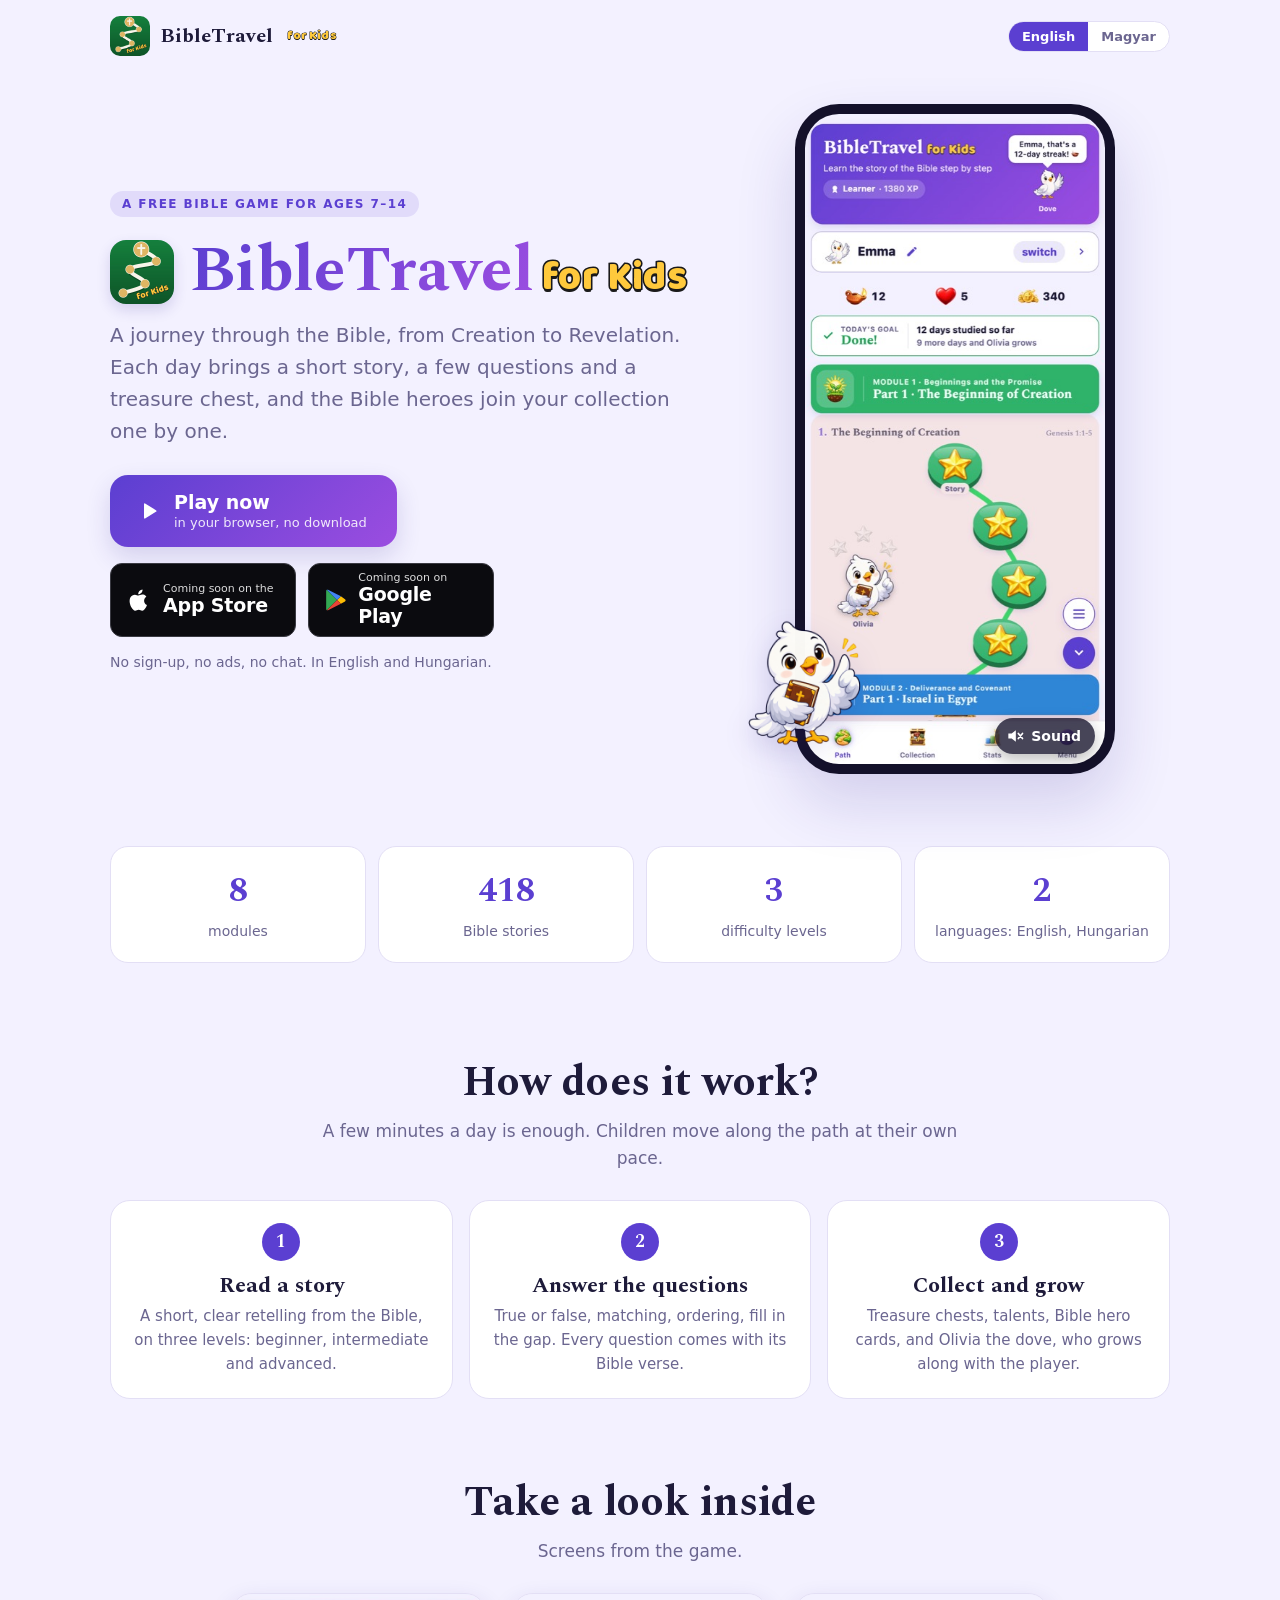
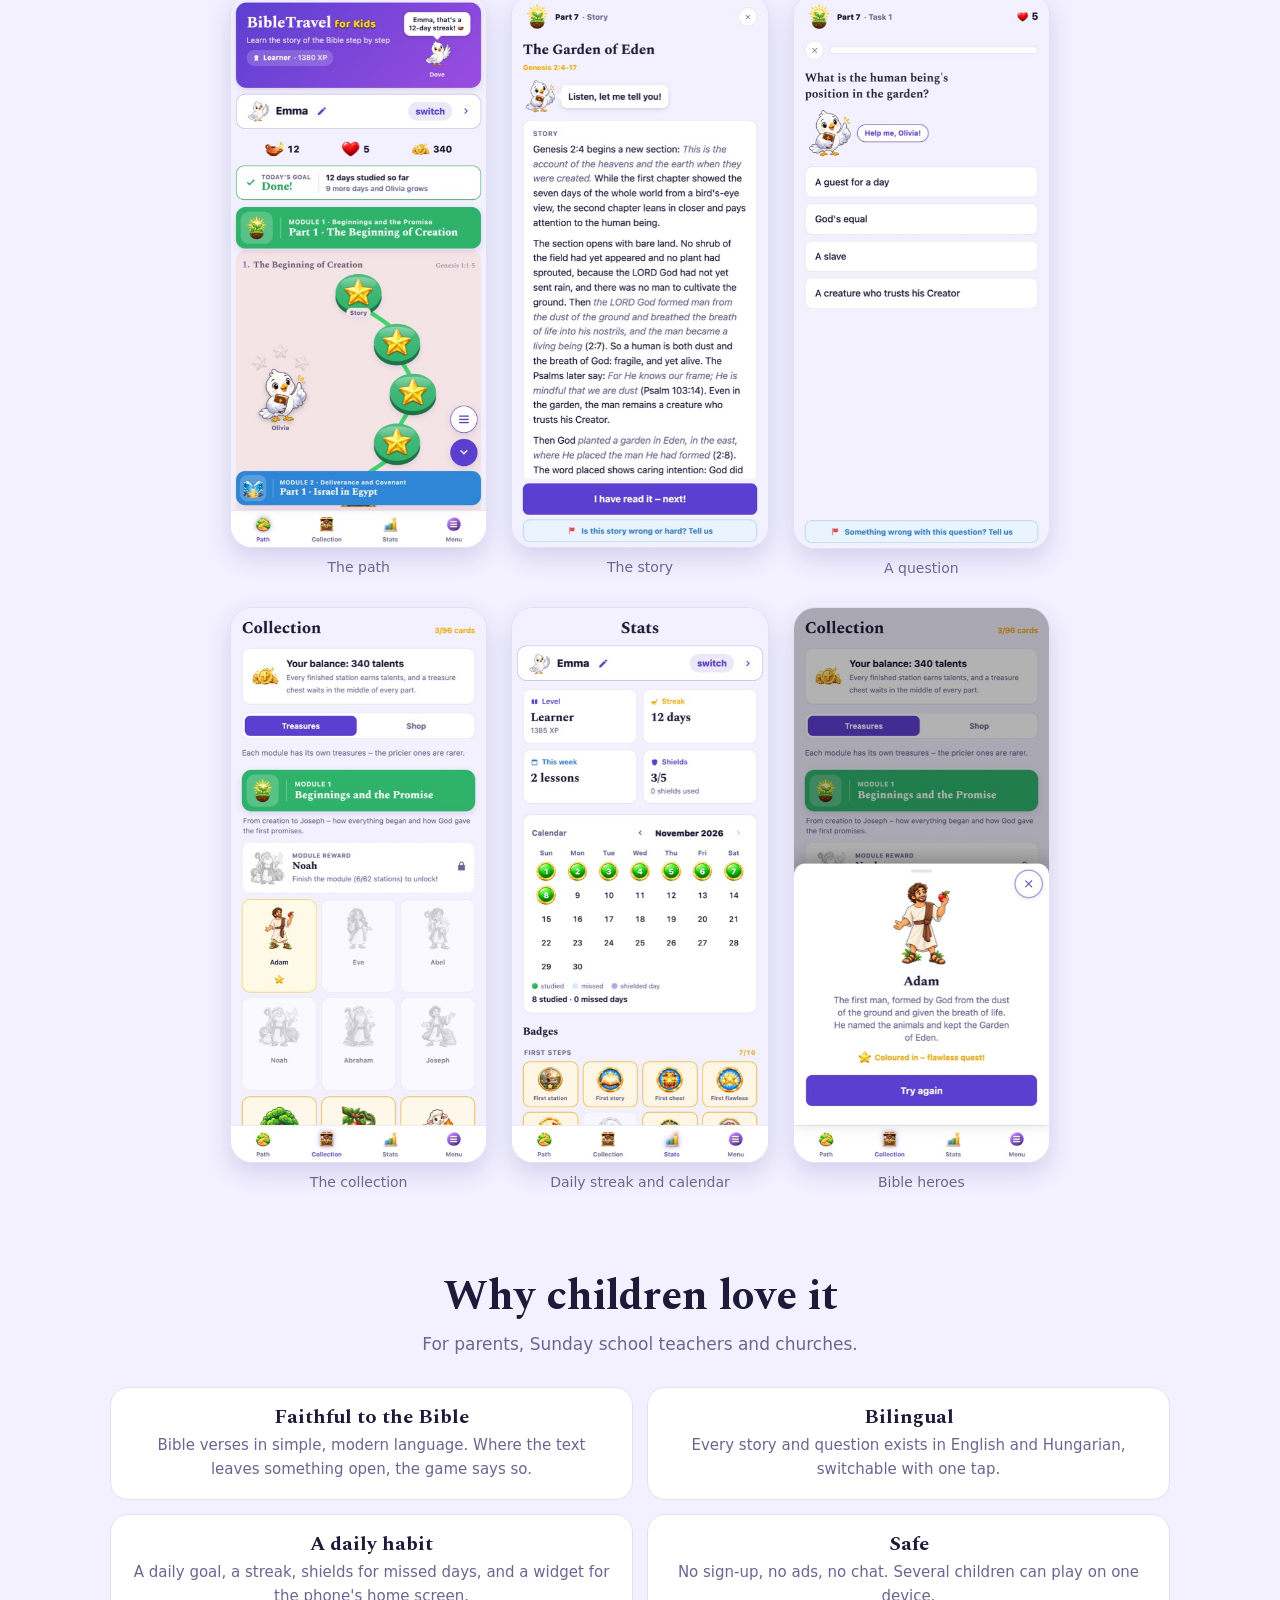
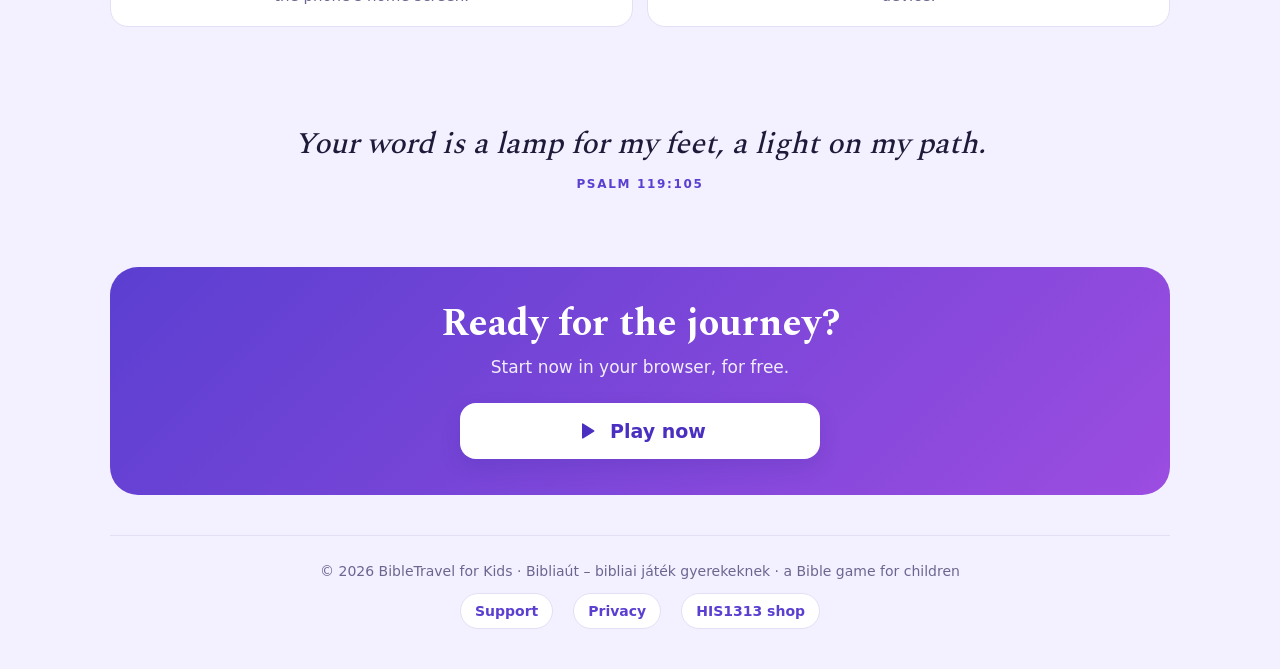
<file: index.html>
<!doctype html>
<html lang="en">
<head>
<meta charset="utf-8">
<script>/* az appon belul (regi buildek tartalek cime) egyenesen a jatek nyiljon */ if(window.ReactNativeWebView) location.replace("https://bibletravel.co.uk/play.html");</script>
<meta name="viewport" content="width=device-width,initial-scale=1,viewport-fit=cover">
<title>BibleTravel for Kids – A free Bible game for children</title>
<meta name="description" content="BibleTravel (in Hungarian: Bibliaút, Biblia Travel) is a free Bible game for children aged 7–14: 418 short Bible stories from Creation to Revelation, with quizzes, treasure chests and Bible heroes to collect. In English and Hungarian. Play in your browser, no sign-up, no ads.">
<link rel="canonical" href="https://bibletravel.co.uk/">
<link rel="alternate" hreflang="en" href="https://bibletravel.co.uk/">
<link rel="alternate" hreflang="hu" href="https://bibletravel.co.uk/hu/">
<link rel="alternate" hreflang="x-default" href="https://bibletravel.co.uk/">
<meta property="og:type" content="website">
<meta property="og:site_name" content="BibleTravel">
<meta property="og:url" content="https://bibletravel.co.uk/">
<meta property="og:title" content="BibleTravel for Kids – A journey through the Bible">
<meta property="og:description" content="A free Bible game for children aged 7–14. Short stories, quizzes, treasure chests and Bible heroes. In English and Hungarian.">
<meta property="og:image" content="https://bibletravel.co.uk/kezdolap/og.png">
<meta property="og:image:width" content="1200">
<meta property="og:image:height" content="630">
<meta property="og:locale" content="en_GB">
<meta property="og:locale:alternate" content="hu_HU">
<meta name="twitter:card" content="summary_large_image">
<meta name="twitter:image" content="https://bibletravel.co.uk/kezdolap/og.png">
<link rel="apple-touch-icon" href="https://bibletravel.co.uk/kezdolap/ikon.png">
<script type="application/ld+json">{"@context":"https://schema.org","@graph":[{"@type":"WebSite","name":"BibleTravel","alternateName":["BibleTravel for Kids","Bibliaút","Biblia Travel","Bible Travel"],"url":"https://bibletravel.co.uk/","inLanguage":["en","hu"]},{"@type":"VideoGame","name":"BibleTravel","alternateName":["Bibliaút","Biblia Travel","Bible Travel"],"url":"https://bibletravel.co.uk/","description":"A free Bible game for children aged 7–14: 418 short Bible stories from Creation to Revelation, with quizzes, treasure chests and Bible heroes to collect. In English and Hungarian.","image":"https://bibletravel.co.uk/kezdolap/og.png","genre":["Educational","Bible","Quiz"],"inLanguage":["en","hu"],"audience":{"@type":"PeopleAudience","suggestedMinAge":7,"suggestedMaxAge":14},"gamePlatform":["Web browser","iOS","Android"],"applicationCategory":"EducationalApplication","operatingSystem":"Any (web browser)","offers":{"@type":"Offer","price":"0","priceCurrency":"GBP"}}]}</script>
<meta name="theme-color" content="#5B3FD1">
<link rel="icon" href="https://bibletravel.co.uk/kezdolap/ikon.png">
<link rel="stylesheet" href="fonts/spectral.css">
<style>
:root{
  --bg:#F3F1FF;--surface:#FFFFFF;--text:#1E1B3A;--muted:#6B6690;--line:#E3DFF5;
  --brand:#5B3FD1;--brand2:#9B4DE0;--green:#2FA45A;--gold:#F2B33D;--ink:#FFFFFF;
  --shadow:rgba(52,36,140,.16);
}
@media (prefers-color-scheme:dark){:root:not([data-theme="light"]){
  --bg:#161327;--surface:#241F3B;--text:#F4F1FF;--muted:#B9B2D8;--line:#3A3360;
  --brand:#A78BFA;--brand2:#E08BF7;--green:#4CC77A;--ink:#161327;--shadow:rgba(0,0,0,.4);color-scheme:dark}}
:root[data-theme="dark"]{
  --bg:#161327;--surface:#241F3B;--text:#F4F1FF;--muted:#B9B2D8;--line:#3A3360;
  --brand:#A78BFA;--brand2:#E08BF7;--green:#4CC77A;--ink:#161327;--shadow:rgba(0,0,0,.4);color-scheme:dark}
*{box-sizing:border-box}
html{scroll-behavior:smooth}
body{margin:0;background:var(--bg);color:var(--text);font:17px/1.6 -apple-system,BlinkMacSystemFont,"Segoe UI",system-ui,sans-serif}
h1,h2,h3{font-family:Spectral,Georgia,serif;line-height:1.15;text-wrap:balance;margin:0}
a{color:var(--brand)}
.wrap{max-width:1100px;margin:0 auto;padding-inline:20px}

/* "for Kids" jel (Zsolt dontese, 2026-11-06): napsarga betuk fekete korvonallal, a nev utan */
@font-face{font-family:"BT Kids";src:url(fonts/baloo2-800-forkids.woff2) format("woff2");font-weight:800;font-display:block}
.fkjel{font:800 .62em/1 "BT Kids","Baloo 2",system-ui,sans-serif;color:#FFC93C;-webkit-text-stroke:.08em #1A1A1A;paint-order:stroke fill;text-shadow:0 .07em 0 #1A1A1A;white-space:nowrap;letter-spacing:.01em;margin-left:.3em;-webkit-text-fill-color:#FFC93C}
/* felso sav */
.top{display:flex;align-items:center;justify-content:space-between;gap:12px;padding-block:16px}
.logo{display:flex;align-items:center;gap:10px;font:700 20px Spectral,Georgia,serif;color:var(--text);text-decoration:none}
.logo img{width:40px;height:40px;border-radius:10px}
.nyelv{display:flex;border:1.5px solid var(--line);border-radius:999px;overflow:hidden;background:var(--surface)}
.nyelv button{font:700 13px system-ui;border:0;background:none;color:var(--muted);padding:7px 13px;cursor:pointer}
.nyelv button.on{background:var(--brand);color:var(--ink)}

/* nyito resz */
.hos{display:grid;grid-template-columns:minmax(0,1.15fr) minmax(0,.85fr);gap:48px;align-items:center;padding-block:32px 64px}
.hosszoveg{display:flex;flex-direction:column;align-items:flex-start}
.hos h1{display:flex;align-items:center;gap:16px;flex-wrap:wrap;justify-content:inherit}
.hos h1 .fkjel{margin-left:-8px;align-self:center;margin-top:.32em;background:none}
.hos h1{flex-wrap:nowrap!important;font-size:clamp(30px,5.6vw,64px)!important}
.hos h1 img{width:clamp(48px,6vw,64px);height:auto;border-radius:16px;box-shadow:0 6px 14px var(--shadow)}
.jatekgomb{display:inline-flex;align-items:center;gap:14px;padding:16px 30px 16px 26px;border-radius:18px;text-decoration:none;color:#fff;font-weight:700;font-size:19px;line-height:1.2;background:linear-gradient(135deg,var(--brand),var(--brand2));box-shadow:0 10px 24px var(--shadow)}
.jatekgomb small{display:block;font-weight:500;font-size:13px;opacity:.88;margin-top:2px}
.jatekgomb:hover{filter:brightness(1.05)}
.boltok{display:flex;flex-wrap:wrap;gap:12px;margin-top:16px}
.bolt{display:inline-flex;align-items:center;gap:10px;background:#0B0B0F;color:#fff;border:1px solid #3a3a42;border-radius:12px;padding:8px 14px;text-decoration:none;width:186px;cursor:default}
.bolt small{display:block;font-size:11px;line-height:1.1;opacity:.85}
.bolt b{display:block;font-size:19px;line-height:1.15;font-weight:600;letter-spacing:-.01em}
.cimke{display:inline-block;font:700 12px system-ui;letter-spacing:.12em;text-transform:uppercase;color:var(--brand);background:color-mix(in srgb,var(--brand) 12%,transparent);padding:6px 12px;border-radius:999px}
.hos h1{font-size:clamp(40px,6.4vw,72px);margin:18px 0 10px}
.hos h1 span{background:linear-gradient(120deg,var(--brand),var(--brand2));-webkit-background-clip:text;background-clip:text;color:transparent}
.lead{font-size:clamp(17px,2vw,20px);color:var(--muted);max-width:34em;margin:0 0 28px}
.gombok{display:flex;flex-direction:column;align-items:stretch;gap:12px;width:min(360px,100%)}
.gomb{position:relative;display:flex;justify-content:center;align-items:center;gap:12px;text-align:center;padding-inline:64px!important;border-radius:16px;padding:14px 22px;text-decoration:none;font-weight:700;line-height:1.2}
.gomb small{display:block;font-weight:500;font-size:12px;opacity:.85}
.gomb.fo{padding-block:18px;font-size:19px;background:linear-gradient(135deg,var(--brand),var(--brand2));color:#fff;box-shadow:0 8px 20px var(--shadow)}
.gomb.mas{background:var(--surface);color:var(--text);border:1.5px solid var(--line)}
.gombok .gomb svg{position:absolute;left:28px;top:50%;transform:translateY(-50%)}
.zaro .gombok .gomb svg{position:static;transform:none}
.zaro .gomb.fo{padding-inline:28px!important}
.zaro .gombok{margin:0 auto}
.zaro .gomb.fo{padding-block:16px}
.gomb.mas[aria-disabled="true"]{cursor:default}
.apro{font-size:14px;color:var(--muted);margin-top:14px}
.telefon{justify-self:center;position:relative;width:min(320px,80vw)}
.telefon .keret{background:#14112A;border-radius:44px;padding:10px;box-shadow:0 30px 60px var(--shadow)}
.telefon img.kep{display:block;width:100%;border-radius:34px}
.telefon .keret{position:relative}
.telefon video.kep{display:block;width:100%;height:auto;aspect-ratio:886/1920;object-fit:cover;border-radius:34px;background:#14112A}
.telefon .hang{position:absolute;right:20px;bottom:20px;display:flex;align-items:center;gap:6px;padding:8px 14px 8px 10px;border:0;border-radius:999px;background:rgba(20,17,42,.78);color:#fff;font-family:inherit;font-weight:700;font-size:14px;line-height:1;cursor:pointer;box-shadow:0 6px 16px rgba(0,0,0,.25)}
.telefon .hang svg{width:20px;height:20px;fill:currentColor}
.telefon .hang .be{display:none}
.telefon .hang[aria-pressed="true"] .be{display:block}
.telefon .hang[aria-pressed="true"] .ki{display:none}
.telefon .hang:focus-visible{outline:3px solid #F2C14E;outline-offset:2px}
.telefon .galamb{position:absolute;width:40%;left:-18%;bottom:4%;filter:drop-shadow(0 10px 14px var(--shadow))}

/* szamok */
.szamok{display:grid;grid-template-columns:repeat(4,minmax(0,1fr));gap:12px;padding-block:8px 56px}
.szam{background:var(--surface);border:1px solid var(--line);border-radius:18px;padding:18px;text-align:center}
.szam b{display:block;font:700 34px Spectral,Georgia,serif;color:var(--brand);font-variant-numeric:tabular-nums}
.szam span{font-size:14px;color:var(--muted)}

/* szakaszok */
section{padding-block:40px}
section>h2{font-size:clamp(30px,4vw,42px);margin-bottom:10px;text-align:center}
section>p.al{color:var(--muted);max-width:40em;margin:0 auto 28px;text-align:center}
.lepesek{display:grid;grid-template-columns:repeat(3,minmax(0,1fr));gap:16px;counter-reset:l}
.lepes{background:var(--surface);border:1px solid var(--line);border-radius:20px;padding:22px;text-align:center}
.lepes::before{counter-increment:l;content:counter(l);display:grid;place-items:center;width:38px;height:38px;border-radius:50%;background:var(--brand);color:var(--ink);font:700 18px Spectral,Georgia,serif;margin:0 auto 12px}
.lepes h3{font-size:22px;margin-bottom:6px}
.lepes p{margin:0;color:var(--muted);font-size:15px}

.kepek{display:grid;grid-template-columns:repeat(3,minmax(0,1fr));gap:28px 24px;max-width:820px;margin:0 auto}
.kepek figure{margin:0}
.kepek img{display:block;width:100%;border-radius:22px;border:1px solid var(--line);box-shadow:0 10px 24px var(--shadow)}
.kepek figcaption{font-size:14px;color:var(--muted);text-align:center;margin-top:8px}

.miert{display:grid;grid-template-columns:repeat(2,minmax(0,1fr));gap:14px}
.miert div{background:var(--surface);border:1px solid var(--line);border-radius:18px;padding:18px 20px;text-align:center}
.miert h3{font-size:20px;margin-bottom:4px}
.miert p{margin:0;color:var(--muted);font-size:15px}

.ige{text-align:center;padding-block:56px}
.ige blockquote{font:italic 500 clamp(22px,3vw,30px)/1.4 Spectral,Georgia,serif;margin:0 auto;max-width:28em}
.ige cite{display:block;font:700 12px system-ui;letter-spacing:.14em;text-transform:uppercase;color:var(--brand);margin-top:12px;font-style:normal}

.zaro{background:linear-gradient(135deg,var(--brand),var(--brand2));color:#fff;border-radius:28px;padding:36px 28px;text-align:center;margin-block:20px 40px}
.zaro h2{font-size:clamp(28px,4vw,38px);margin-bottom:8px}
.zaro p{margin:0 0 22px;opacity:.9}
.zaro .gomb.fo{background:#fff;color:#4A2FC0}
footer{border-top:1px solid var(--line);padding-block:24px 40px;font-size:14px;color:var(--muted);display:flex;flex-direction:column;align-items:center;gap:10px;text-align:center}
footer nav{justify-content:center}
footer nav a{text-decoration:none;font-weight:600;color:var(--brand);padding:6px 14px;border:1px solid var(--line);border-radius:999px;background:var(--surface)}
footer nav a:hover{border-color:var(--brand)}
footer nav{display:flex;flex-wrap:wrap;gap:8px 20px}

[data-l="hu"] .en,[data-l="en"] .hu{display:none!important}

@media (max-width:820px){
  .hos h1{gap:10px!important}
  .hos{grid-template-columns:1fr;gap:36px;text-align:center}
  .hosszoveg{align-items:center}.lead{margin-inline:auto}.boltok{justify-content:center}
  .telefon .galamb{left:-14%}
  .telefon .galamb{left:-14%}
  .szamok{grid-template-columns:repeat(2,minmax(0,1fr))}
  .lepesek,.miert{grid-template-columns:1fr}
  .kepek{grid-template-columns:repeat(2,minmax(0,1fr));gap:20px 14px}
}
@media (max-width:520px){.top .logo .fkjel{display:none}}
</style>
<script>/* Latogatasszamlalo (GoatCounter: suti es szemelyes adat nelkul). Csak a weboldalon fut, az appban SOHA (Kids kategoria). */
(function(){ if(location.hostname!=='bibletravel.co.uk'||window.ReactNativeWebView) return; var g=document.createElement('script'); g.async=true; g.src='https://gc.zgo.at/count.js'; g.setAttribute('data-goatcounter','https://bibletravel.goatcounter.com/count'); document.head.appendChild(g); })();
</script>
</head>
<body data-l="en">
<div class="wrap">

<header class="top">
  <a class="logo" href="#"><img src="kezdolap/ikon.png" alt="">BibleTravel<span class="fkjel">for Kids</span></a>
  <div class="nyelv" role="group" aria-label="Language">
    <button type="button" data-nyelv="en">English</button>
    <button type="button" data-nyelv="hu">Magyar</button>
  </div>
</header>

<main>
<div class="hos">
  <div class="hosszoveg">
    <span class="cimke"><span class="hu">Ingyenes bibliai játék 7–14 éveseknek</span><span class="en">A free Bible game for ages 7–14</span></span>
    <h1><img src="kezdolap/ikon.png" alt=""><span>BibleTravel</span><span class="fkjel">for Kids</span></h1>
    <p class="lead hu">Utazás a Bibliában, a teremtéstől a Jelenésekig. Minden nap egy rövid történet, néhány kérdés és egy kincsesláda, és a bibliai hősök sorban a gyűjteményedbe kerülnek.</p>
    <p class="lead en">A journey through the Bible, from Creation to Revelation. Each day brings a short story, a few questions and a treasure chest, and the Bible heroes join your collection one by one.</p>
    <a class="jatekgomb" data-jatek href="play.html?v=202611161721&lang=en">
      <svg width="24" height="24" viewBox="0 0 24 24" fill="currentColor" aria-hidden="true"><path d="M8 5.5v13a1 1 0 0 0 1.5.86l10.4-6.5a1 1 0 0 0 0-1.72L9.5 4.64A1 1 0 0 0 8 5.5z"/></svg>
      <span><span class="hu">Játssz most<small>a böngészőben, letöltés nélkül</small></span><span class="en">Play now<small>in your browser, no download</small></span></span>
    </a>
    <div class="boltok">
      <a class="bolt" aria-disabled="true">
        <svg width="28" height="28" viewBox="0 0 24 24" fill="currentColor" aria-hidden="true"><path d="M16.37 12.62c-.02-2.3 1.88-3.4 1.97-3.46-1.07-1.57-2.74-1.78-3.33-1.8-1.42-.14-2.77.83-3.49.83-.72 0-1.83-.81-3.01-.79-1.55.02-2.98.9-3.78 2.29-1.61 2.8-.41 6.94 1.16 9.21.77 1.11 1.68 2.36 2.88 2.31 1.16-.05 1.59-.75 2.99-.75 1.4 0 1.79.75 3.01.72 1.24-.02 2.03-1.13 2.79-2.25.88-1.29 1.24-2.53 1.26-2.6-.03-.01-2.42-.93-2.45-3.71zM14.08 5.86c.64-.77 1.07-1.85.95-2.92-.92.04-2.03.61-2.69 1.38-.59.68-1.11 1.77-.97 2.82 1.03.08 2.07-.52 2.71-1.28z"/></svg>
        <span><small class="hu">Hamarosan az</small><small class="en">Coming soon on the</small><b>App Store</b></span>
      </a>
      <a class="bolt" aria-disabled="true">
        <svg width="26" height="26" viewBox="0 0 24 24" aria-hidden="true"><path fill="#34A853" d="M3.6 2.3 13.4 12 3.6 21.7c-.4-.2-.6-.6-.6-1.1V3.4c0-.5.2-.9.6-1.1z"/><path fill="#FBBC04" d="m17 8.4-3.6 3.6L17 15.6l3.9-2.2c.8-.5.8-1.6 0-2.1z"/><path fill="#4285F4" d="M3.6 2.3c.3-.2.8-.2 1.2 0L17 8.4 13.4 12z"/><path fill="#EA4335" d="M13.4 12 17 15.6 4.8 21.7c-.4.2-.9.2-1.2 0z"/></svg>
        <span><small class="hu">Hamarosan a</small><small class="en">Coming soon on</small><b>Google Play</b></span>
      </a>
    </div>
    <p class="apro"><span class="hu">Nincs regisztráció, nincs reklám, nincs csevegés. Magyarul és angolul.</span><span class="en">No sign-up, no ads, no chat. In English and Hungarian.</span></p>
  </div>
  <div class="telefon">
    <div class="keret"><video class="kep" data-video muted playsinline autoplay loop preload="auto" aria-label="BibleTravel for Kids"></video><button type="button" class="hang" data-hang aria-pressed="false"><svg class="ki" viewBox="0 0 24 24" aria-hidden="true"><path d="M4 9h4l5-4v14l-5-4H4z"/><path d="m16 9 5 6m0-6-5 6" stroke="currentColor" stroke-width="2" fill="none" stroke-linecap="round"/></svg><svg class="be" viewBox="0 0 24 24" aria-hidden="true"><path d="M4 9h4l5-4v14l-5-4H4z"/><path d="M16 8.5a5 5 0 0 1 0 7M18.5 6a8.5 8.5 0 0 1 0 12" stroke="currentColor" stroke-width="2" fill="none" stroke-linecap="round"/></svg><span class="hu">Hang</span><span class="en">Sound</span></button></div>
    <img class="galamb" src="kezdolap/olivia.png" alt="">
  </div>
</div>

<div class="szamok">
  <div class="szam"><b>8</b><span class="hu">modul</span><span class="en">modules</span></div>
  <div class="szam"><b>418</b><span class="hu">bibliai történet</span><span class="en">Bible stories</span></div>
  <div class="szam"><b>3</b><span class="hu">nehézségi szint</span><span class="en">difficulty levels</span></div>
  <div class="szam"><b>2</b><span class="hu">nyelv: magyar, angol</span><span class="en">languages: English, Hungarian</span></div>
</div>

<section>
  <h2 class="hu">Hogyan működik?</h2><h2 class="en">How does it work?</h2>
  <p class="al hu">Napi néhány perc elég. A gyerek a saját tempójában halad végig az ösvényen.</p>
  <p class="al en">A few minutes a day is enough. Children move along the path at their own pace.</p>
  <div class="lepesek">
    <div class="lepes"><h3 class="hu">Elolvas egy történetet</h3><h3 class="en">Read a story</h3>
      <p class="hu">Rövid, érthető elbeszélés a Bibliából, három szinten: kezdő, középhaladó és haladó.</p>
      <p class="en">A short, clear retelling from the Bible, on three levels: beginner, intermediate and advanced.</p></div>
    <div class="lepes"><h3 class="hu">Válaszol a kérdésekre</h3><h3 class="en">Answer the questions</h3>
      <p class="hu">Igaz vagy hamis, párosítás, sorrend, kiegészítés. Minden kérdés mellett ott az igevers.</p>
      <p class="en">True or false, matching, ordering, fill in the gap. Every question comes with its Bible verse.</p></div>
    <div class="lepes"><h3 class="hu">Gyűjt és fejlődik</h3><h3 class="en">Collect and grow</h3>
      <p class="hu">Kincsesládák, talentumok, bibliai hősök kártyái, és Olívia, a galamb, aki együtt fejlődik a játékossal.</p>
      <p class="en">Treasure chests, talents, Bible hero cards, and Olivia the dove, who grows along with the player.</p></div>
  </div>
</section>

<section>
  <h2 class="hu">Így néz ki</h2><h2 class="en">Take a look inside</h2>
  <p class="al hu">Képek a játékból.</p>
  <p class="al en">Screens from the game.</p>
  <div class="kepek">
    <figure><img data-kep="1-osveny" alt="" loading="lazy"><figcaption><span class="hu">Az ösvény</span><span class="en">The path</span></figcaption></figure>
    <figure><img data-kep="2-tortenet" alt="" loading="lazy"><figcaption><span class="hu">A történet</span><span class="en">The story</span></figcaption></figure>
    <figure><img data-kep="3-kerdes" alt="" loading="lazy"><figcaption><span class="hu">Egy kérdés</span><span class="en">A question</span></figcaption></figure>
    <figure><img data-kep="4-gyujtemeny" alt="" loading="lazy"><figcaption><span class="hu">A gyűjtemény</span><span class="en">The collection</span></figcaption></figure>
    <figure><img data-kep="5-statisztika" alt="" loading="lazy"><figcaption><span class="hu">Napi széria és naptár</span><span class="en">Daily streak and calendar</span></figcaption></figure>
    <figure><img data-kep="6-hos" alt="" loading="lazy"><figcaption><span class="hu">Bibliai hősök</span><span class="en">Bible heroes</span></figcaption></figure>
  </div>
</section>

<section>
  <h2 class="hu">Miért jó a gyerekeknek?</h2><h2 class="en">Why children love it</h2>
  <p class="al hu">Szülőknek, hittanoktatóknak, gyülekezeteknek.</p>
  <p class="al en">For parents, Sunday school teachers and churches.</p>
  <div class="miert">
    <div><h3 class="hu">Hű a Bibliához</h3><h3 class="en">Faithful to the Bible</h3>
      <p class="hu">Mai, egyszerű nyelvű igeversek. Ahol a szöveg valamit nyitva hagy, azt a játék is kimondja.</p>
      <p class="en">Bible verses in simple, modern language. Where the text leaves something open, the game says so.</p></div>
    <div><h3 class="hu">Kétnyelvű</h3><h3 class="en">Bilingual</h3>
      <p class="hu">Minden történet és kérdés magyarul és angolul is megvan, egy gombnyomással váltható.</p>
      <p class="en">Every story and question exists in English and Hungarian, switchable with one tap.</p></div>
    <div><h3 class="hu">Napi szokás</h3><h3 class="en">A daily habit</h3>
      <p class="hu">Napi cél, széria, pajzs a kihagyott napokra, és widget a telefon kezdőképernyőjére.</p>
      <p class="en">A daily goal, a streak, shields for missed days, and a widget for the phone's home screen.</p></div>
    <div><h3 class="hu">Biztonságos</h3><h3 class="en">Safe</h3>
      <p class="hu">Nincs regisztráció, nincs reklám, nincs csevegés. Több gyerek is játszhat egy készüléken.</p>
      <p class="en">No sign-up, no ads, no chat. Several children can play on one device.</p></div>
  </div>
</section>

<div class="ige">
  <blockquote class="hu">Lábam előtt mécses a te igéd, ösvényemen világosság.</blockquote>
  <blockquote class="en">Your word is a lamp for my feet, a light on my path.</blockquote>
  <cite class="hu">Zsoltárok 119:105</cite><cite class="en">Psalm 119:105</cite>
</div>

<div class="zaro">
  <h2 class="hu">Indulhat az utazás?</h2><h2 class="en">Ready for the journey?</h2>
  <p class="hu">Kezdd el most a böngészőben, ingyen.</p>
  <p class="en">Start now in your browser, for free.</p>
  <div class="gombok">
    <a class="gomb fo" data-jatek href="play.html?v=202611161721&lang=en"><svg width="24" height="24" viewBox="0 0 24 24" fill="currentColor" aria-hidden="true"><path d="M8 5.5v13a1 1 0 0 0 1.5.86l10.4-6.5a1 1 0 0 0 0-1.72L9.5 4.64A1 1 0 0 0 8 5.5z"/></svg><span><span class="hu">Játssz most</span><span class="en">Play now</span></span></a>
  </div>
</div>
</main>

<footer>
  <span>© 2026 BibleTravel for Kids · Bibliaút – bibliai játék gyerekeknek · a Bible game for children</span>
  <nav>
    <a href="https://bibletravel.co.uk/tamogatas.html"><span class="hu">Támogatás</span><span class="en">Support</span></a>
    <a href="https://bibletravel.co.uk/adatvedelem.html"><span class="hu">Adatvédelem</span><span class="en">Privacy</span></a>
    <a href="https://his1313.com"><span class="hu">HIS1313 webshop</span><span class="en">HIS1313 shop</span></a>
  </nav>
</footer>
</div>

<script>
(function(){
  var gombok=document.querySelectorAll('[data-nyelv]');
  function allit(l){
    document.body.setAttribute('data-l',l);
    document.documentElement.lang=l;
    document.title=l==='hu'?'BibleTravel for Kids – Utazás a Bibliában':'BibleTravel for Kids – A journey through the Bible';
    gombok.forEach(function(b){b.classList.toggle('on',b.getAttribute('data-nyelv')===l);});
    document.querySelectorAll('img[data-kep]').forEach(function(i){i.src='kezdolap/'+l+'-'+i.getAttribute('data-kep')+'.jpg';});
    document.querySelectorAll('a[data-jatek]').forEach(function(a){a.href='play.html?v=202611161721&lang='+l;});
    video(document,l);
  }
  // A bemutato video a telefonkeretben: hang nelkul indul (a bongeszok csak igy engedik), a gombbal szol a zene.
  // A kepek helyet az Olivia-kep cimebol vesszuk, igy a /hu/ lapon es a webshopban is jo.
  function video(d,l){
    var g=d.querySelector('img.galamb'), pre=g?g.getAttribute('src').replace(/olivia\.png$/,''):'kezdolap/';
    d.querySelectorAll('video[data-video]').forEach(function(v){
      if(v.getAttribute('data-l')===l) return; v.setAttribute('data-l',l);
      v.poster=pre+l+'-1-osveny.jpg'; v.src=pre+l+'-video.mp4'; v.load();
      var p=v.play(); if(p&&p.catch) p.catch(function(){});
    });
    d.querySelectorAll('[data-hang]').forEach(function(b){ b.onclick=function(){
      var v=d.querySelector('video[data-video]'); if(!v) return; v.muted=!v.muted;
      b.setAttribute('aria-pressed',v.muted?'false':'true'); if(!v.muted){ var p=v.play(); if(p&&p.catch) p.catch(function(){}); } }; });
  }
  var l='en'; /* az oldal mindig angolul nyilik; magyarra a gombbal lehet valtani */
  gombok.forEach(function(b){b.onclick=function(){allit(b.getAttribute('data-nyelv'));};});
  allit(l);
})();
</script>
</body>
</html>
</file>
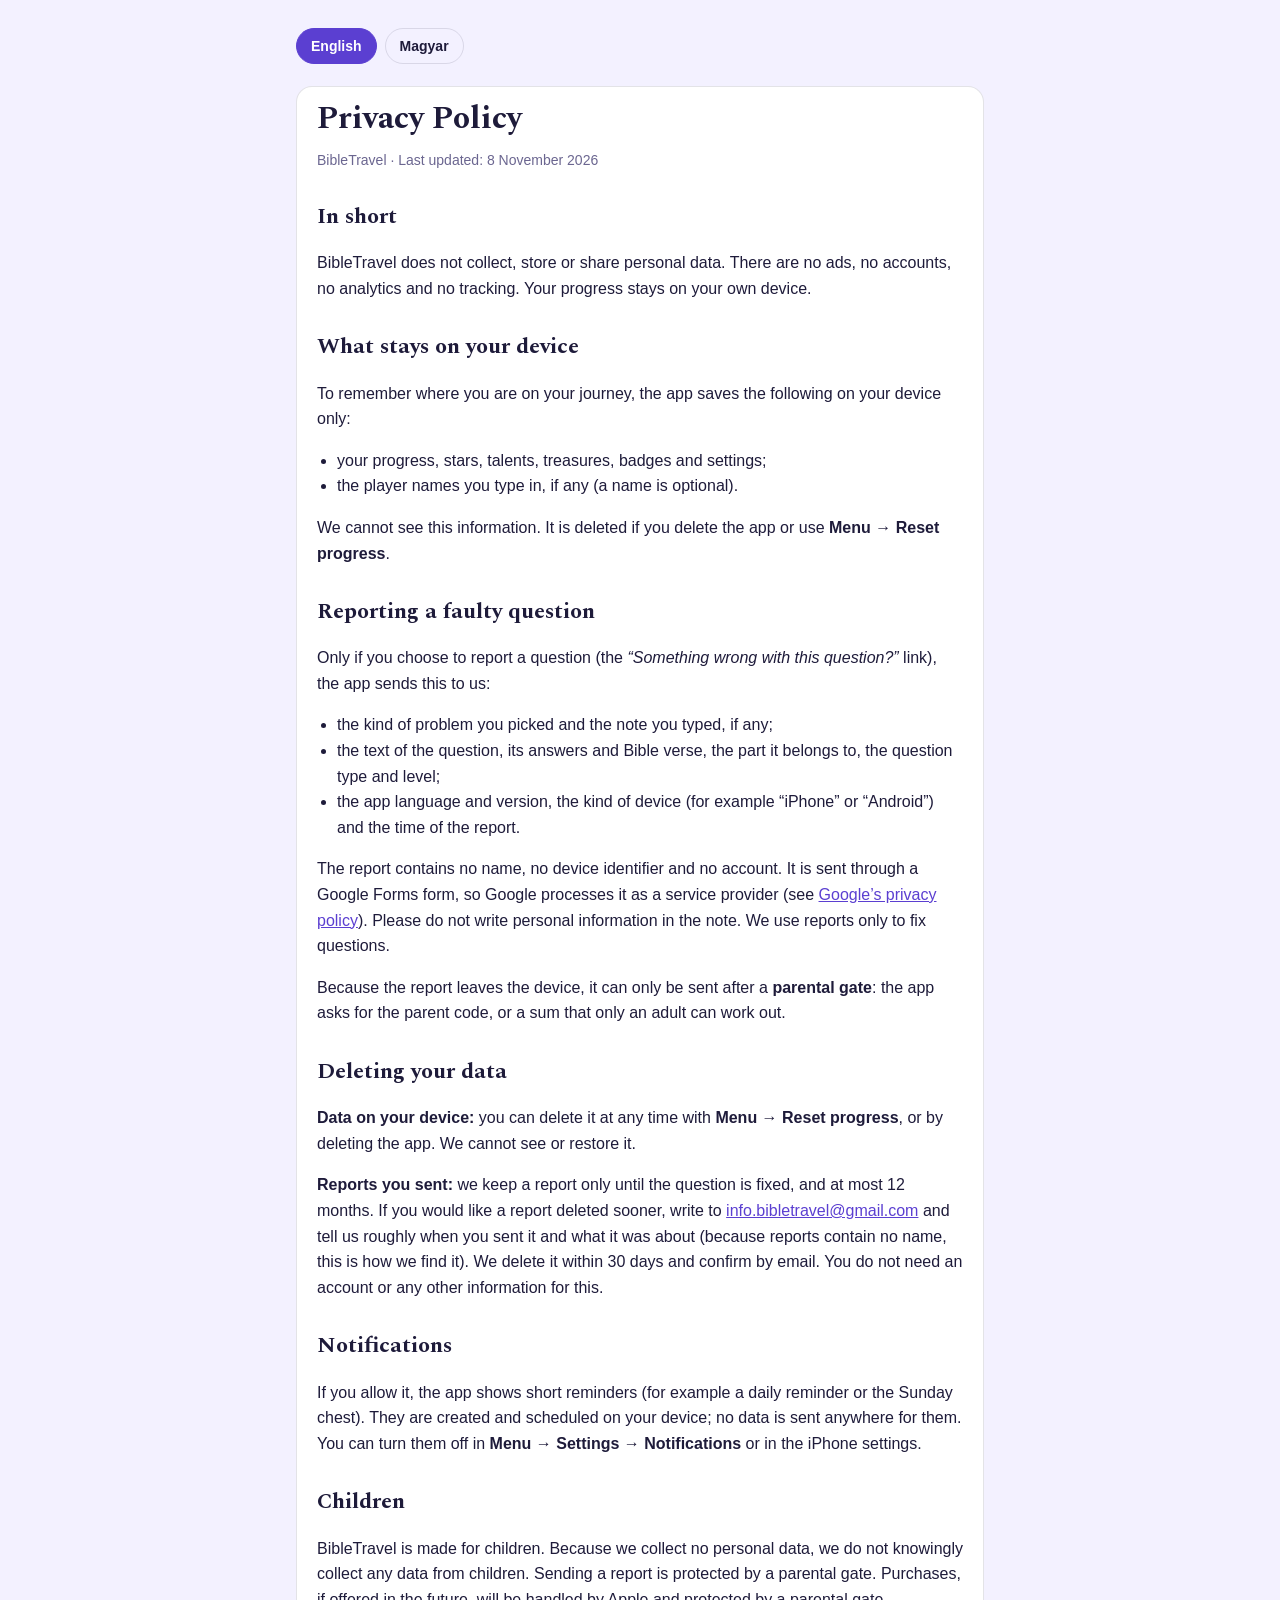
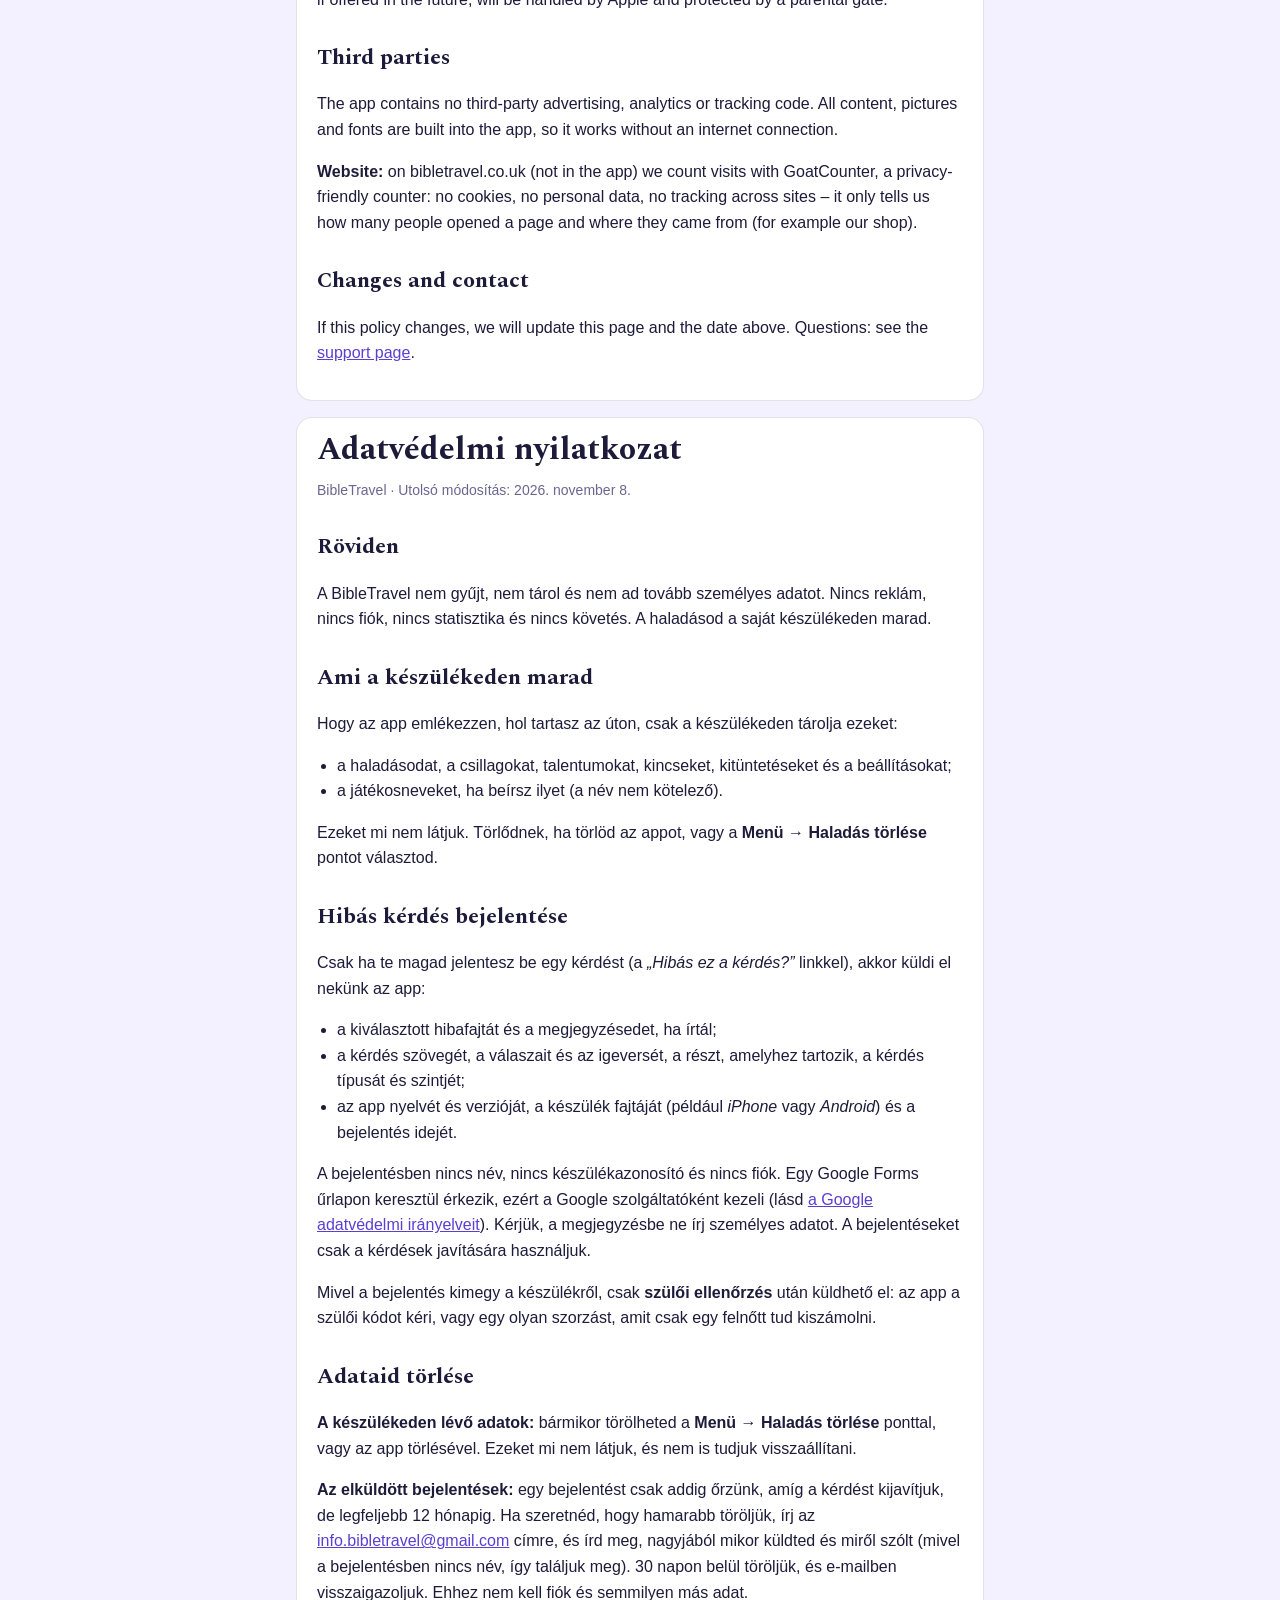
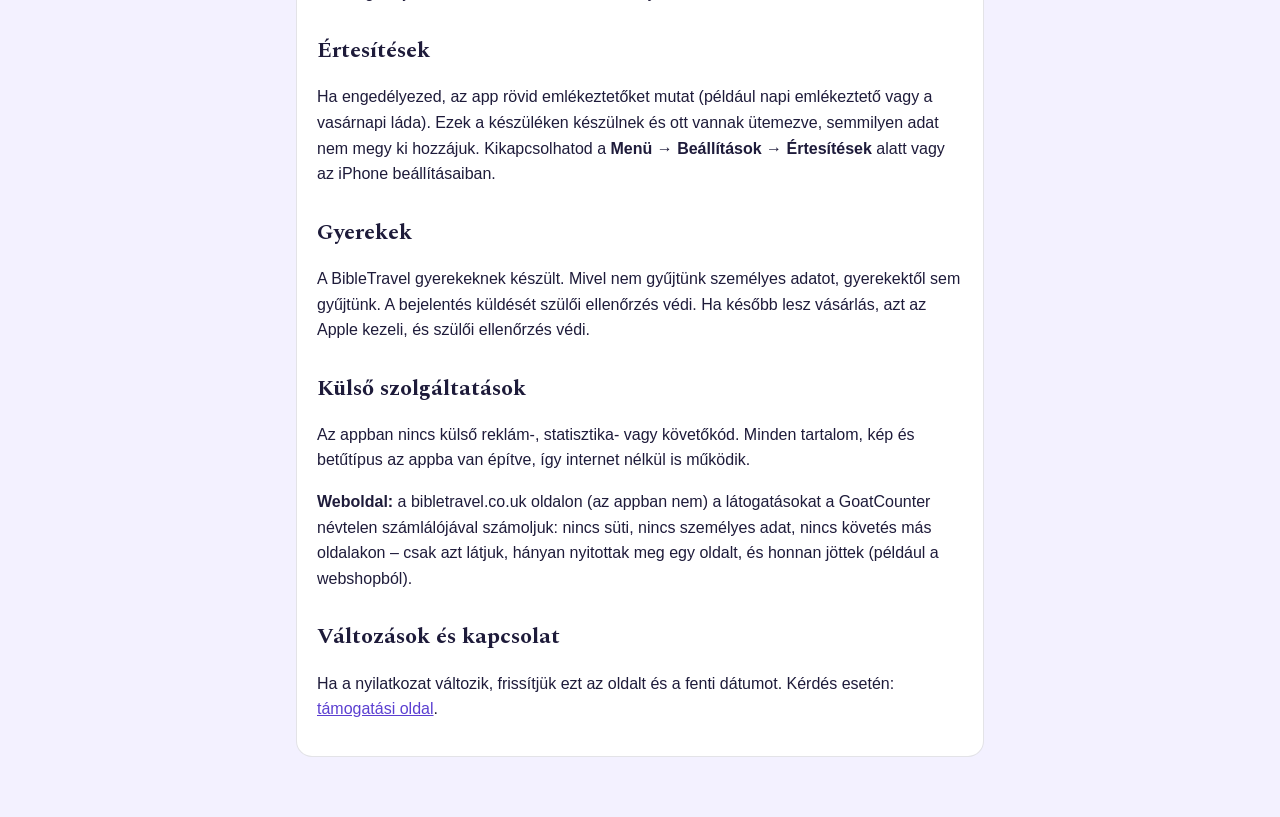
<file: adatvedelem.html>
<!doctype html>
<html lang="en">
<head>
<meta charset="utf-8">
<meta name="viewport" content="width=device-width,initial-scale=1">
<title>BibleTravel – Privacy Policy</title>
<link rel="stylesheet" href="fonts/spectral.css">
<style>
:root{--bg:#F3F1FF;--surface:#fff;--text:#1E1B3A;--muted:#6B6690;--brand:#5B3FD1;--border:rgba(30,27,58,.12)}
@media (prefers-color-scheme:dark){:root{--bg:#161327;--surface:#241F3B;--text:#F4F1FF;--muted:#A7A1C6;--brand:#A78BFA;--border:rgba(244,241,255,.14)}}
*{box-sizing:border-box}
body{margin:0;background:var(--bg);color:var(--text);font:16px/1.6 -apple-system,BlinkMacSystemFont,"Segoe UI",Roboto,sans-serif}
main{max-width:720px;margin:0 auto;padding:28px 16px 60px}
h1{font-family:Spectral,Georgia,serif;font-size:32px;margin:0 0 4px}
h2{font-family:Spectral,Georgia,serif;font-size:22px;margin:28px 0 6px}
.sub{color:var(--muted);margin:0 0 18px;font-size:14px}
.lang{display:flex;gap:8px;margin:0 0 22px}
.lang a{padding:6px 14px;border-radius:999px;border:1px solid var(--border);color:var(--text);text-decoration:none;font-weight:600;font-size:14px}
.lang a.on{background:var(--brand);border-color:var(--brand);color:#fff}
section{background:var(--surface);border:1px solid var(--border);border-radius:16px;padding:6px 20px 18px;margin-top:16px}
ul{padding-left:20px}
a{color:var(--brand)}
</style>
<script>/* Latogatasszamlalo (GoatCounter: suti es szemelyes adat nelkul). Csak a weboldalon fut, az appban SOHA (Kids kategoria). */
(function(){ if(location.hostname!=='bibletravel.co.uk'||window.ReactNativeWebView) return; var g=document.createElement('script'); g.async=true; g.src='https://gc.zgo.at/count.js'; g.setAttribute('data-goatcounter','https://bibletravel.goatcounter.com/count'); document.head.appendChild(g); })();
</script>
</head>
<body>
<main>
<div class="lang"><a href="#en" class="on">English</a><a href="#hu">Magyar</a></div>

<section id="en" lang="en">
<h1>Privacy Policy</h1>
<p class="sub">BibleTravel · Last updated: 8 November 2026</p>

<h2>In short</h2>
<p>BibleTravel does not collect, store or share personal data. There are no ads, no accounts, no analytics and no tracking. Your progress stays on your own device.</p>

<h2>What stays on your device</h2>
<p>To remember where you are on your journey, the app saves the following on your device only:</p>
<ul>
<li>your progress, stars, talents, treasures, badges and settings;</li>
<li>the player names you type in, if any (a name is optional).</li>
</ul>
<p>We cannot see this information. It is deleted if you delete the app or use <b>Menu → Reset progress</b>.</p>

<h2>Reporting a faulty question</h2>
<p>Only if you choose to report a question (the <i>“Something wrong with this question?”</i> link), the app sends this to us:</p>
<ul>
<li>the kind of problem you picked and the note you typed, if any;</li>
<li>the text of the question, its answers and Bible verse, the part it belongs to, the question type and level;</li>
<li>the app language and version, the kind of device (for example “iPhone” or “Android”) and the time of the report.</li>
</ul>
<p>The report contains no name, no device identifier and no account. It is sent through a Google Forms form, so Google processes it as a service provider (see <a href="https://policies.google.com/privacy">Google’s privacy policy</a>). Please do not write personal information in the note. We use reports only to fix questions.</p>
<p>Because the report leaves the device, it can only be sent after a <b>parental gate</b>: the app asks for the parent code, or a sum that only an adult can work out.</p>

<h2 id="delete">Deleting your data</h2>
<p><b>Data on your device:</b> you can delete it at any time with <b>Menu → Reset progress</b>, or by deleting the app. We cannot see or restore it.</p>
<p><b>Reports you sent:</b> we keep a report only until the question is fixed, and at most 12 months. If you would like a report deleted sooner, write to <a href="mailto:info.bibletravel@gmail.com">info.bibletravel@gmail.com</a> and tell us roughly when you sent it and what it was about (because reports contain no name, this is how we find it). We delete it within 30 days and confirm by email. You do not need an account or any other information for this.</p>

<h2>Notifications</h2>
<p>If you allow it, the app shows short reminders (for example a daily reminder or the Sunday chest). They are created and scheduled on your device; no data is sent anywhere for them. You can turn them off in <b>Menu → Settings → Notifications</b> or in the iPhone settings.</p>

<h2>Children</h2>
<p>BibleTravel is made for children. Because we collect no personal data, we do not knowingly collect any data from children. Sending a report is protected by a parental gate. Purchases, if offered in the future, will be handled by Apple and protected by a parental gate.</p>

<h2>Third parties</h2>
<p>The app contains no third-party advertising, analytics or tracking code. All content, pictures and fonts are built into the app, so it works without an internet connection.</p>
<p><b>Website:</b> on bibletravel.co.uk (not in the app) we count visits with GoatCounter, a privacy-friendly counter: no cookies, no personal data, no tracking across sites – it only tells us how many people opened a page and where they came from (for example our shop).</p>

<h2>Changes and contact</h2>
<p>If this policy changes, we will update this page and the date above. Questions: see the <a href="tamogatas.html">support page</a>.</p>
</section>

<section id="hu" lang="hu">
<h1>Adatvédelmi nyilatkozat</h1>
<p class="sub">BibleTravel · Utolsó módosítás: 2026. november 8.</p>

<h2>Röviden</h2>
<p>A BibleTravel nem gyűjt, nem tárol és nem ad tovább személyes adatot. Nincs reklám, nincs fiók, nincs statisztika és nincs követés. A haladásod a saját készülékeden marad.</p>

<h2>Ami a készülékeden marad</h2>
<p>Hogy az app emlékezzen, hol tartasz az úton, csak a készülékeden tárolja ezeket:</p>
<ul>
<li>a haladásodat, a csillagokat, talentumokat, kincseket, kitüntetéseket és a beállításokat;</li>
<li>a játékosneveket, ha beírsz ilyet (a név nem kötelező).</li>
</ul>
<p>Ezeket mi nem látjuk. Törlődnek, ha törlöd az appot, vagy a <b>Menü → Haladás törlése</b> pontot választod.</p>

<h2>Hibás kérdés bejelentése</h2>
<p>Csak ha te magad jelentesz be egy kérdést (a <i>„Hibás ez a kérdés?”</i> linkkel), akkor küldi el nekünk az app:</p>
<ul>
<li>a kiválasztott hibafajtát és a megjegyzésedet, ha írtál;</li>
<li>a kérdés szövegét, a válaszait és az igeversét, a részt, amelyhez tartozik, a kérdés típusát és szintjét;</li>
<li>az app nyelvét és verzióját, a készülék fajtáját (például <i>iPhone</i> vagy <i>Android</i>) és a bejelentés idejét.</li>
</ul>
<p>A bejelentésben nincs név, nincs készülékazonosító és nincs fiók. Egy Google Forms űrlapon keresztül érkezik, ezért a Google szolgáltatóként kezeli (lásd <a href="https://policies.google.com/privacy?hl=hu">a Google adatvédelmi irányelveit</a>). Kérjük, a megjegyzésbe ne írj személyes adatot. A bejelentéseket csak a kérdések javítására használjuk.</p>
<p>Mivel a bejelentés kimegy a készülékről, csak <b>szülői ellenőrzés</b> után küldhető el: az app a szülői kódot kéri, vagy egy olyan szorzást, amit csak egy felnőtt tud kiszámolni.</p>

<h2 id="torles">Adataid törlése</h2>
<p><b>A készülékeden lévő adatok:</b> bármikor törölheted a <b>Menü → Haladás törlése</b> ponttal, vagy az app törlésével. Ezeket mi nem látjuk, és nem is tudjuk visszaállítani.</p>
<p><b>Az elküldött bejelentések:</b> egy bejelentést csak addig őrzünk, amíg a kérdést kijavítjuk, de legfeljebb 12 hónapig. Ha szeretnéd, hogy hamarabb töröljük, írj az <a href="mailto:info.bibletravel@gmail.com">info.bibletravel@gmail.com</a> címre, és írd meg, nagyjából mikor küldted és miről szólt (mivel a bejelentésben nincs név, így találjuk meg). 30 napon belül töröljük, és e-mailben visszaigazoljuk. Ehhez nem kell fiók és semmilyen más adat.</p>

<h2>Értesítések</h2>
<p>Ha engedélyezed, az app rövid emlékeztetőket mutat (például napi emlékeztető vagy a vasárnapi láda). Ezek a készüléken készülnek és ott vannak ütemezve, semmilyen adat nem megy ki hozzájuk. Kikapcsolhatod a <b>Menü → Beállítások → Értesítések</b> alatt vagy az iPhone beállításaiban.</p>

<h2>Gyerekek</h2>
<p>A BibleTravel gyerekeknek készült. Mivel nem gyűjtünk személyes adatot, gyerekektől sem gyűjtünk. A bejelentés küldését szülői ellenőrzés védi. Ha később lesz vásárlás, azt az Apple kezeli, és szülői ellenőrzés védi.</p>

<h2>Külső szolgáltatások</h2>
<p>Az appban nincs külső reklám-, statisztika- vagy követőkód. Minden tartalom, kép és betűtípus az appba van építve, így internet nélkül is működik.</p>
<p><b>Weboldal:</b> a bibletravel.co.uk oldalon (az appban nem) a látogatásokat a GoatCounter névtelen számlálójával számoljuk: nincs süti, nincs személyes adat, nincs követés más oldalakon – csak azt látjuk, hányan nyitottak meg egy oldalt, és honnan jöttek (például a webshopból).</p>

<h2>Változások és kapcsolat</h2>
<p>Ha a nyilatkozat változik, frissítjük ezt az oldalt és a fenti dátumot. Kérdés esetén: <a href="tamogatas.html">támogatási oldal</a>.</p>
</section>
</main>
</body>
</html>
</file>
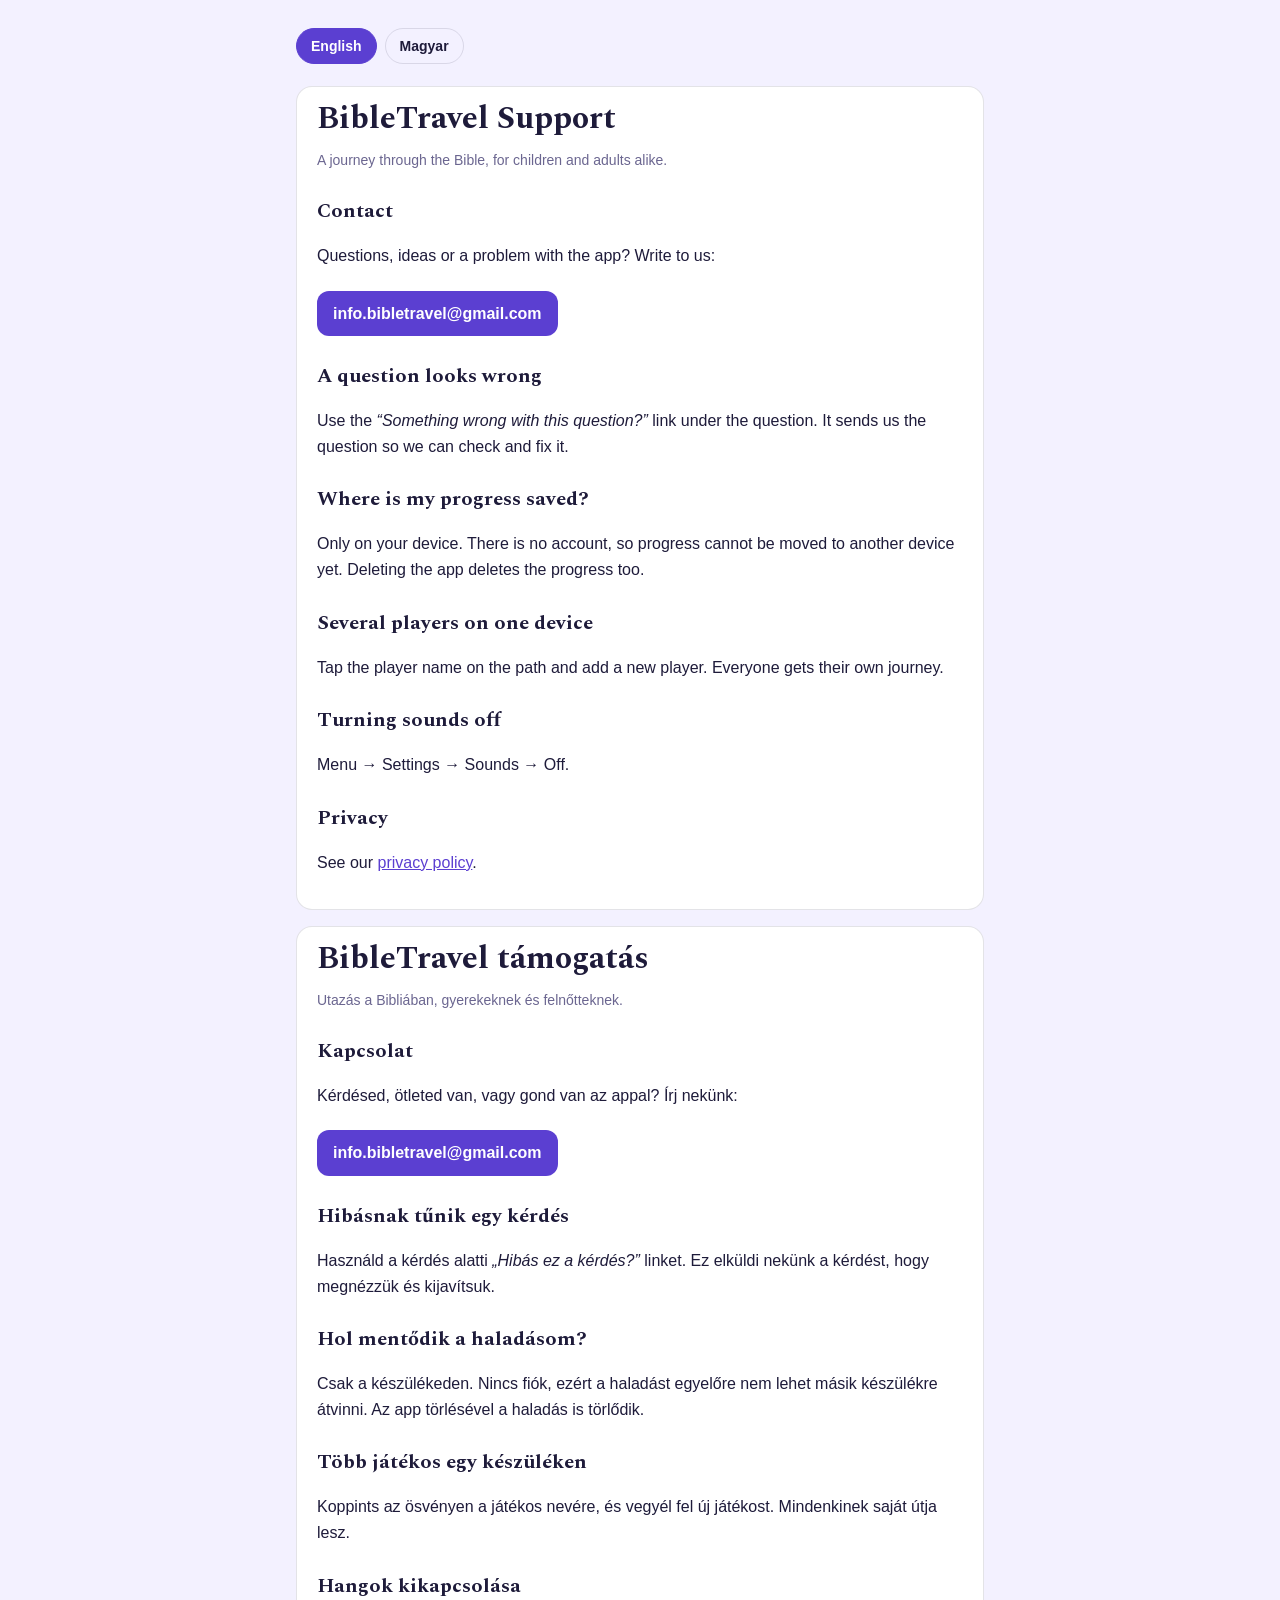
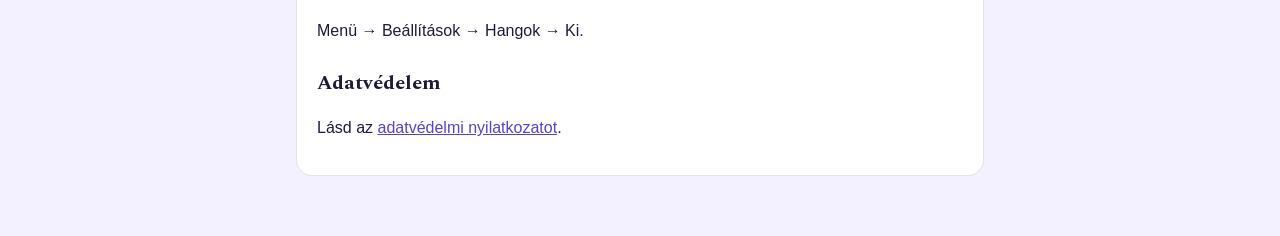
<file: tamogatas.html>
<!doctype html>
<html lang="en">
<head>
<meta charset="utf-8">
<meta name="viewport" content="width=device-width,initial-scale=1">
<title>BibleTravel – Support</title>
<link rel="stylesheet" href="fonts/spectral.css">
<style>
:root{--bg:#F3F1FF;--surface:#fff;--text:#1E1B3A;--muted:#6B6690;--brand:#5B3FD1;--border:rgba(30,27,58,.12)}
@media (prefers-color-scheme:dark){:root{--bg:#161327;--surface:#241F3B;--text:#F4F1FF;--muted:#A7A1C6;--brand:#A78BFA;--border:rgba(244,241,255,.14)}}
*{box-sizing:border-box}
body{margin:0;background:var(--bg);color:var(--text);font:16px/1.6 -apple-system,BlinkMacSystemFont,"Segoe UI",Roboto,sans-serif}
main{max-width:720px;margin:0 auto;padding:28px 16px 60px}
h1{font-family:Spectral,Georgia,serif;font-size:32px;margin:0 0 4px}
h2{font-family:Spectral,Georgia,serif;font-size:20px;margin:24px 0 4px}
.sub{color:var(--muted);margin:0 0 14px;font-size:14px}
.lang{display:flex;gap:8px;margin:0 0 22px}
.lang a{padding:6px 14px;border-radius:999px;border:1px solid var(--border);color:var(--text);text-decoration:none;font-weight:600;font-size:14px}
.lang a.on{background:var(--brand);border-color:var(--brand);color:#fff}
section{background:var(--surface);border:1px solid var(--border);border-radius:16px;padding:6px 20px 18px;margin-top:16px}
.mail{display:inline-block;margin-top:6px;padding:10px 16px;border-radius:12px;background:var(--brand);color:#fff;text-decoration:none;font-weight:700}
a{color:var(--brand)}
</style>
<script>/* Latogatasszamlalo (GoatCounter: suti es szemelyes adat nelkul). Csak a weboldalon fut, az appban SOHA (Kids kategoria). */
(function(){ if(location.hostname!=='bibletravel.co.uk'||window.ReactNativeWebView) return; var g=document.createElement('script'); g.async=true; g.src='https://gc.zgo.at/count.js'; g.setAttribute('data-goatcounter','https://bibletravel.goatcounter.com/count'); document.head.appendChild(g); })();
</script>
</head>
<body>
<main>
<div class="lang"><a href="#en" class="on">English</a><a href="#hu">Magyar</a></div>

<section id="en" lang="en">
<h1>BibleTravel Support</h1>
<p class="sub">A journey through the Bible, for children and adults alike.</p>
<h2>Contact</h2>
<p>Questions, ideas or a problem with the app? Write to us:</p>
<p><a class="mail" href="mailto:info.bibletravel@gmail.com">info.bibletravel@gmail.com</a></p>
<h2>A question looks wrong</h2>
<p>Use the <i>“Something wrong with this question?”</i> link under the question. It sends us the question so we can check and fix it.</p>
<h2>Where is my progress saved?</h2>
<p>Only on your device. There is no account, so progress cannot be moved to another device yet. Deleting the app deletes the progress too.</p>
<h2>Several players on one device</h2>
<p>Tap the player name on the path and add a new player. Everyone gets their own journey.</p>
<h2>Turning sounds off</h2>
<p>Menu → Settings → Sounds → Off.</p>
<h2>Privacy</h2>
<p>See our <a href="adatvedelem.html">privacy policy</a>.</p>
</section>

<section id="hu" lang="hu">
<h1>BibleTravel támogatás</h1>
<p class="sub">Utazás a Bibliában, gyerekeknek és felnőtteknek.</p>
<h2>Kapcsolat</h2>
<p>Kérdésed, ötleted van, vagy gond van az appal? Írj nekünk:</p>
<p><a class="mail" href="mailto:info.bibletravel@gmail.com">info.bibletravel@gmail.com</a></p>
<h2>Hibásnak tűnik egy kérdés</h2>
<p>Használd a kérdés alatti <i>„Hibás ez a kérdés?”</i> linket. Ez elküldi nekünk a kérdést, hogy megnézzük és kijavítsuk.</p>
<h2>Hol mentődik a haladásom?</h2>
<p>Csak a készülékeden. Nincs fiók, ezért a haladást egyelőre nem lehet másik készülékre átvinni. Az app törlésével a haladás is törlődik.</p>
<h2>Több játékos egy készüléken</h2>
<p>Koppints az ösvényen a játékos nevére, és vegyél fel új játékost. Mindenkinek saját útja lesz.</p>
<h2>Hangok kikapcsolása</h2>
<p>Menü → Beállítások → Hangok → Ki.</p>
<h2>Adatvédelem</h2>
<p>Lásd az <a href="adatvedelem.html">adatvédelmi nyilatkozatot</a>.</p>
</section>
</main>
</body>
</html>
</file>
<file: fonts/spectral.css>
/* Spectral (SIL Open Font License 1.1, lasd OFL.txt) - helyben, hogy net nelkul is mukodjon. */
@font-face{font-family:Spectral;font-style:normal;font-weight:500;font-display:swap;src:url(spectral-500-latin-ext.woff2) format("woff2");unicode-range:U+0100-02BA, U+02BD-02C5, U+02C7-02CC, U+02CE-02D7, U+02DD-02FF, U+0304, U+0308, U+0329, U+1D00-1DBF, U+1E00-1E9F, U+1EF2-1EFF, U+2020, U+20A0-20AB, U+20AD-20C4, U+2113, U+2C60-2C7F, U+A720-A7FF}
@font-face{font-family:Spectral;font-style:normal;font-weight:500;font-display:swap;src:url(spectral-500-latin.woff2) format("woff2");unicode-range:U+0000-00FF, U+0131, U+0152-0153, U+02BB-02BC, U+02C6, U+02DA, U+02DC, U+0304, U+0308, U+0329, U+2000-206F, U+20AC, U+2122, U+2191, U+2193, U+2212, U+2215, U+FEFF, U+FFFD}
@font-face{font-family:Spectral;font-style:normal;font-weight:600;font-display:swap;src:url(spectral-600-latin-ext.woff2) format("woff2");unicode-range:U+0100-02BA, U+02BD-02C5, U+02C7-02CC, U+02CE-02D7, U+02DD-02FF, U+0304, U+0308, U+0329, U+1D00-1DBF, U+1E00-1E9F, U+1EF2-1EFF, U+2020, U+20A0-20AB, U+20AD-20C4, U+2113, U+2C60-2C7F, U+A720-A7FF}
@font-face{font-family:Spectral;font-style:normal;font-weight:600;font-display:swap;src:url(spectral-600-latin.woff2) format("woff2");unicode-range:U+0000-00FF, U+0131, U+0152-0153, U+02BB-02BC, U+02C6, U+02DA, U+02DC, U+0304, U+0308, U+0329, U+2000-206F, U+20AC, U+2122, U+2191, U+2193, U+2212, U+2215, U+FEFF, U+FFFD}
@font-face{font-family:Spectral;font-style:normal;font-weight:700;font-display:swap;src:url(spectral-700-latin-ext.woff2) format("woff2");unicode-range:U+0100-02BA, U+02BD-02C5, U+02C7-02CC, U+02CE-02D7, U+02DD-02FF, U+0304, U+0308, U+0329, U+1D00-1DBF, U+1E00-1E9F, U+1EF2-1EFF, U+2020, U+20A0-20AB, U+20AD-20C4, U+2113, U+2C60-2C7F, U+A720-A7FF}
@font-face{font-family:Spectral;font-style:normal;font-weight:700;font-display:swap;src:url(spectral-700-latin.woff2) format("woff2");unicode-range:U+0000-00FF, U+0131, U+0152-0153, U+02BB-02BC, U+02C6, U+02DA, U+02DC, U+0304, U+0308, U+0329, U+2000-206F, U+20AC, U+2122, U+2191, U+2193, U+2212, U+2215, U+FEFF, U+FFFD}
</file>
